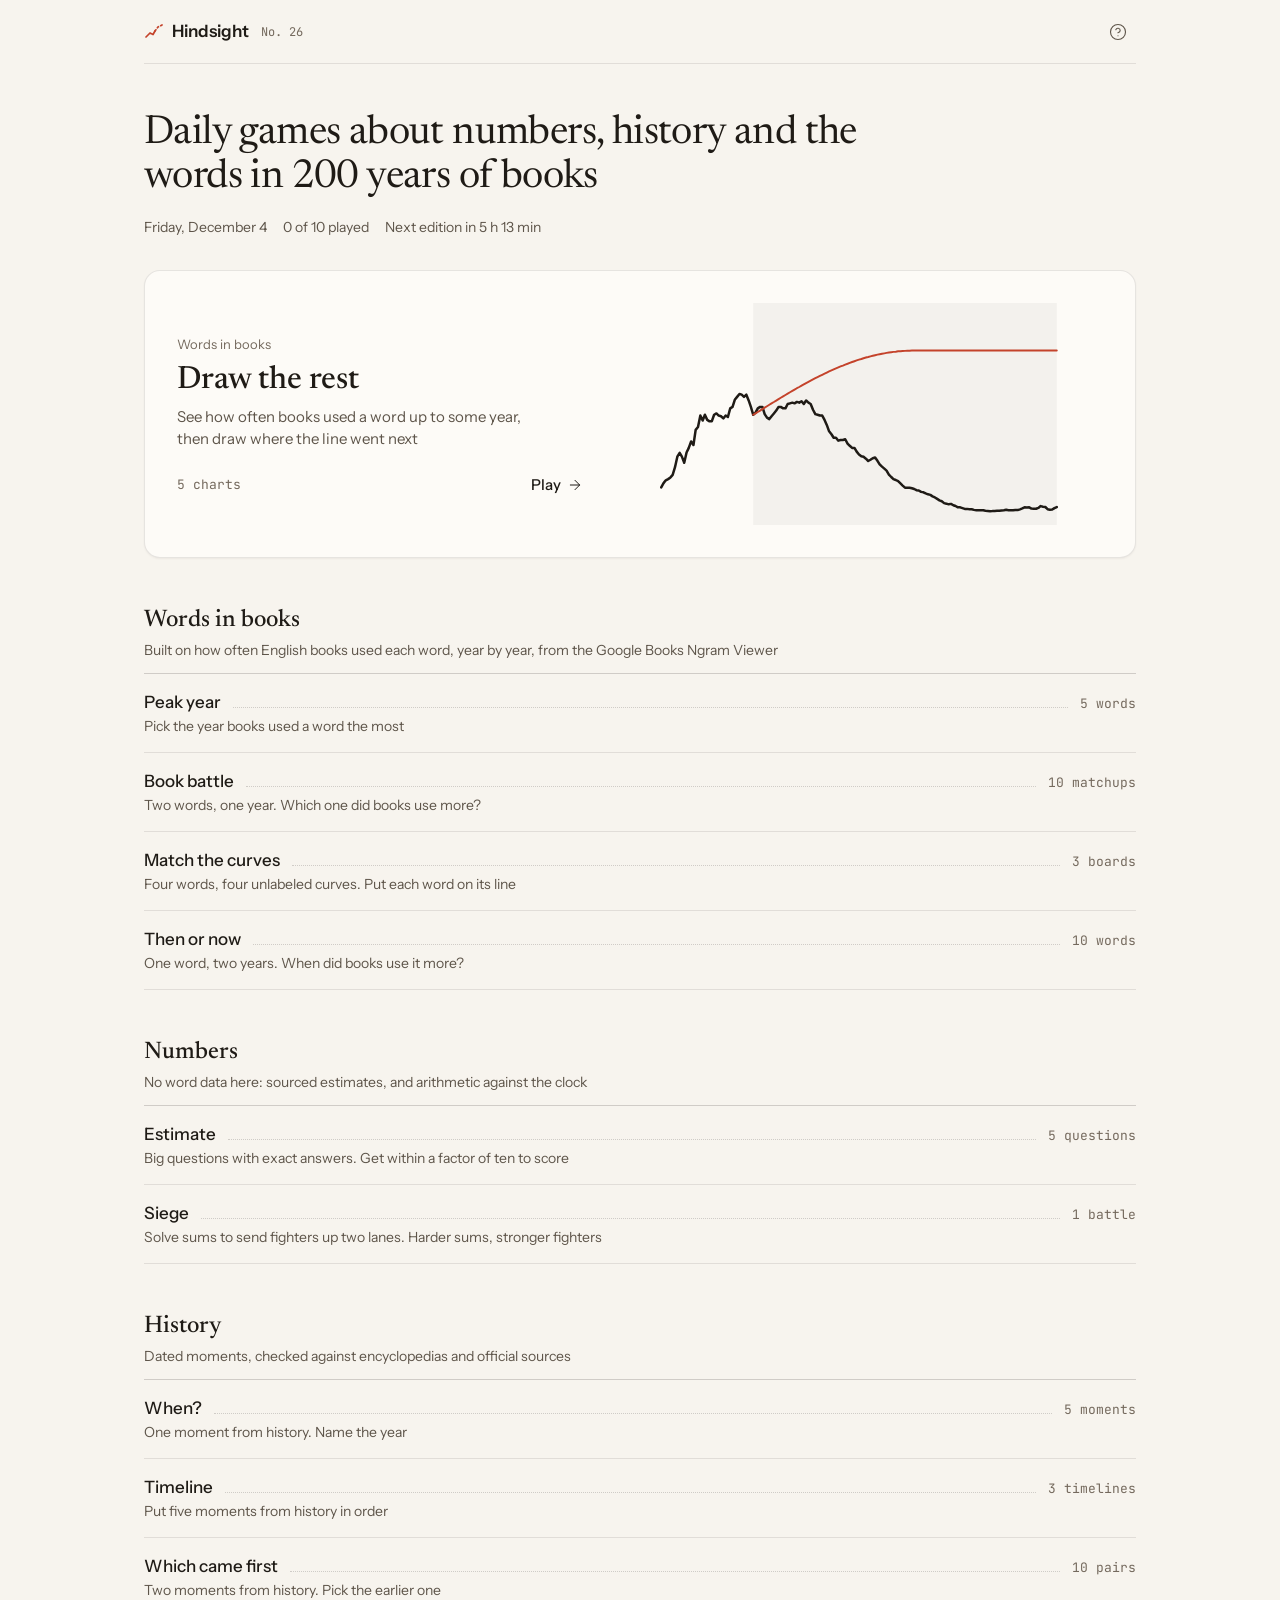
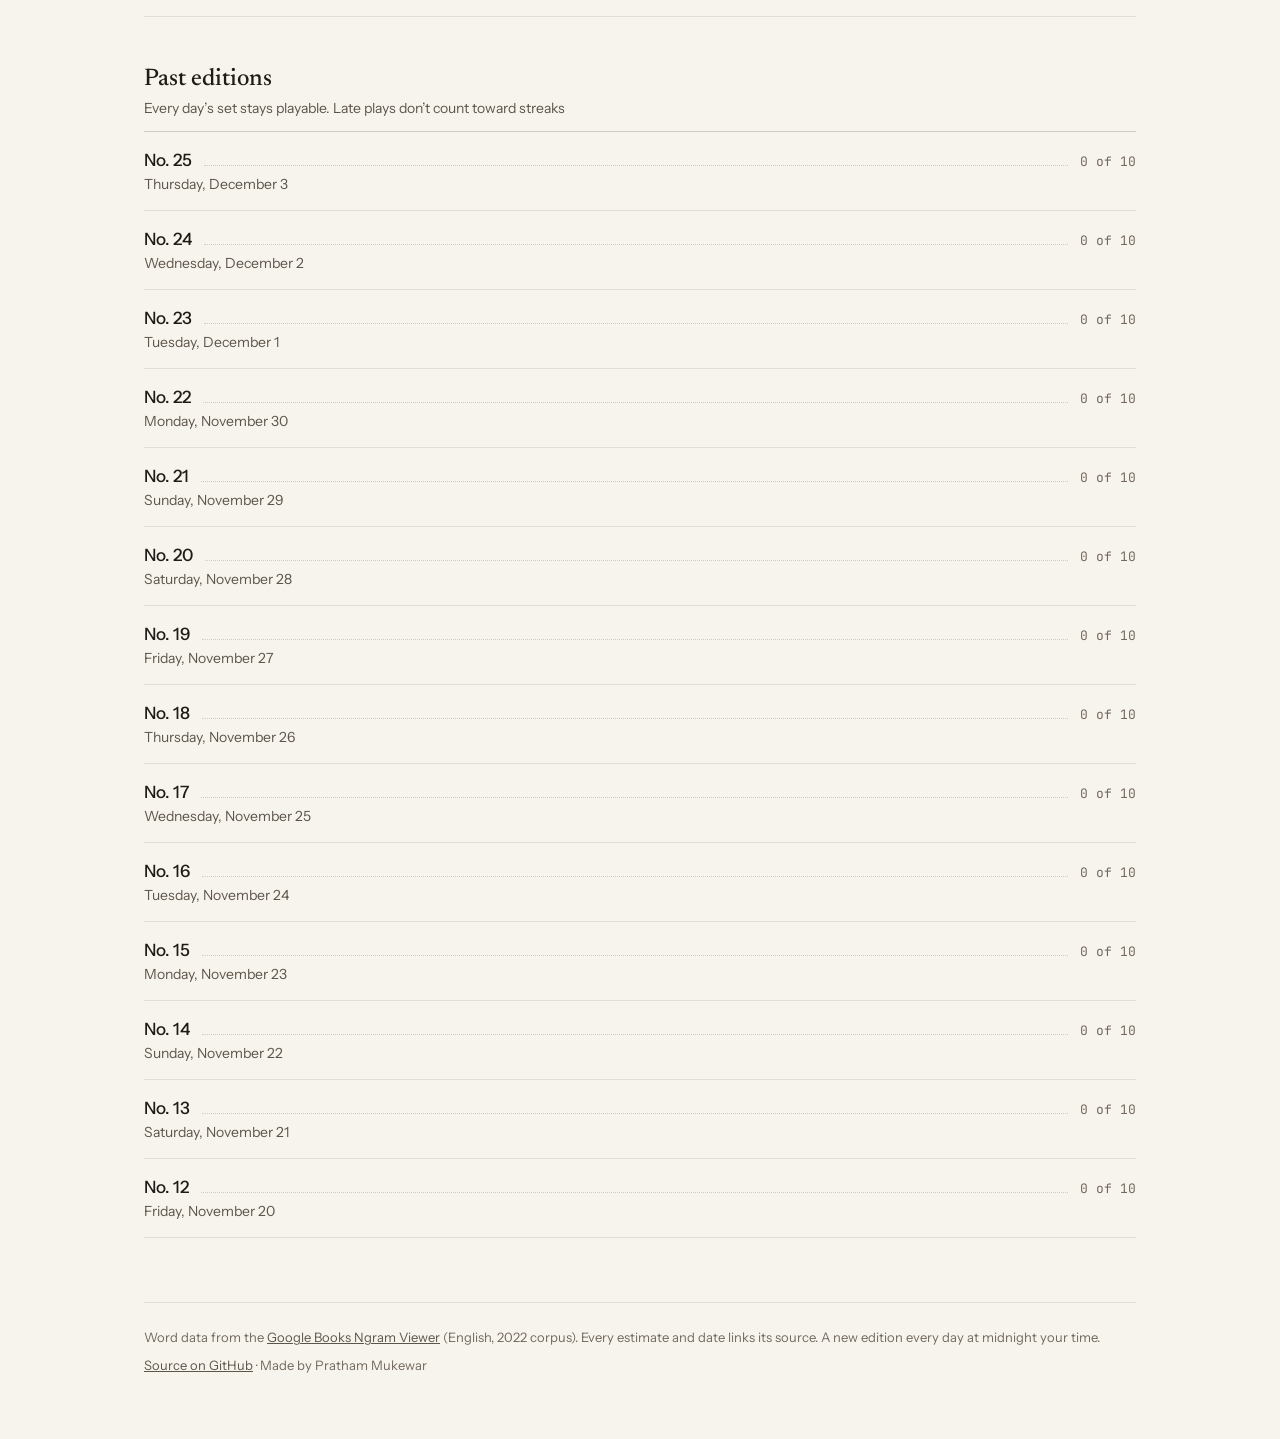
<file: index.html>
<!doctype html>
<html lang="en">
<head>
  <meta charset="utf-8">
  <meta name="viewport" content="width=device-width, initial-scale=1, viewport-fit=cover">
  <title>Hindsight: daily games about numbers, history and words</title>
  <meta name="description" content="Ten free daily games. Draw where a word went in 200 years of books, estimate big numbers, put history in order, win a math battle and more. Real data, every answer sourced.">
  <link rel="canonical" href="https://prathammukewar.github.io/hindsight/">

  <meta property="og:type" content="website">
  <meta property="og:site_name" content="Hindsight">
  <meta property="og:url" content="https://prathammukewar.github.io/hindsight/">
  <meta property="og:title" content="Hindsight: you see the start, draw the rest">
  <meta property="og:description" content="Ten daily games built on real data: 200 years of books, big numbers and history.">
  <meta property="og:image" content="https://prathammukewar.github.io/hindsight/og-image.png">
  <meta property="og:image:width" content="1200">
  <meta property="og:image:height" content="630">
  <meta property="og:image:alt" content="A chart of how often books used the word telegraph, with a red pencil guess drawn over the hidden part.">
  <meta name="twitter:card" content="summary_large_image">
  <meta name="twitter:title" content="Hindsight: you see the start, draw the rest">
  <meta name="twitter:description" content="Ten daily games built on real data: 200 years of books, big numbers and history.">
  <meta name="twitter:image" content="https://prathammukewar.github.io/hindsight/og-image.png">

  <meta name="theme-color" content="#f7f4ee" media="(prefers-color-scheme: light)">
  <meta name="theme-color" content="#161513" media="(prefers-color-scheme: dark)">
  <link rel="icon" href="favicon.svg" type="image/svg+xml">
  <link rel="apple-touch-icon" href="apple-touch-icon.png">

  <link rel="preconnect" href="https://fonts.googleapis.com">
  <link rel="preconnect" href="https://fonts.gstatic.com" crossorigin>
  <link rel="stylesheet" href="https://fonts.googleapis.com/css2?family=Instrument+Sans:wght@400;500;600&family=JetBrains+Mono:wght@400;500&family=Newsreader:opsz,wght@6..72,400;6..72,500&display=swap">
  <link rel="stylesheet" href="css/style.css?v=7d120e8cd4">
  <!-- importmap -->
  <script type="importmap">
{
  "imports": {
    "./js/app.js": "./js/app.js?v=b022a976d2",
    "./js/chart.js": "./js/chart.js?v=8a4e79ccf7",
    "./js/content/estimates.js": "./js/content/estimates.js?v=ed0d4f470e",
    "./js/content/events.js": "./js/content/events.js?v=7c88e44cfd",
    "./js/content/words.js": "./js/content/words.js?v=4669aec517",
    "./js/core.js": "./js/core.js?v=1e83c45fd5",
    "./js/data.js": "./js/data.js?v=1675ae784f",
    "./js/games/draw.js": "./js/games/draw.js?v=1cc9e77924",
    "./js/games/estimate.js": "./js/games/estimate.js?v=83fd9c9c01",
    "./js/games/history.js": "./js/games/history.js?v=c7b7fc6cce",
    "./js/games/index.js": "./js/games/index.js?v=5e9a49c51e",
    "./js/games/siege.js": "./js/games/siege.js?v=8df6ee1d17",
    "./js/games/wordgames.js": "./js/games/wordgames.js?v=9d4f9ee397",
    "./js/siege-core.js": "./js/siege-core.js?v=90348f3916",
    "./js/ui.js": "./js/ui.js?v=1909c97ce3",
    "./js/words.js": "./js/words.js?v=fd0fae7e9d"
  }
}
  </script>
  <!-- /importmap -->
  <link rel="modulepreload" href="js/app.js?v=b022a976d2">
</head>
<body>
  <div id="app">
    <main class="page">
      <noscript><p class="noscript">Hindsight is a set of games that needs JavaScript. Turn it on to play.</p></noscript>
    </main>
  </div>
  <script type="module" src="js/app.js?v=b022a976d2"></script>
</body>
</html>
</file>
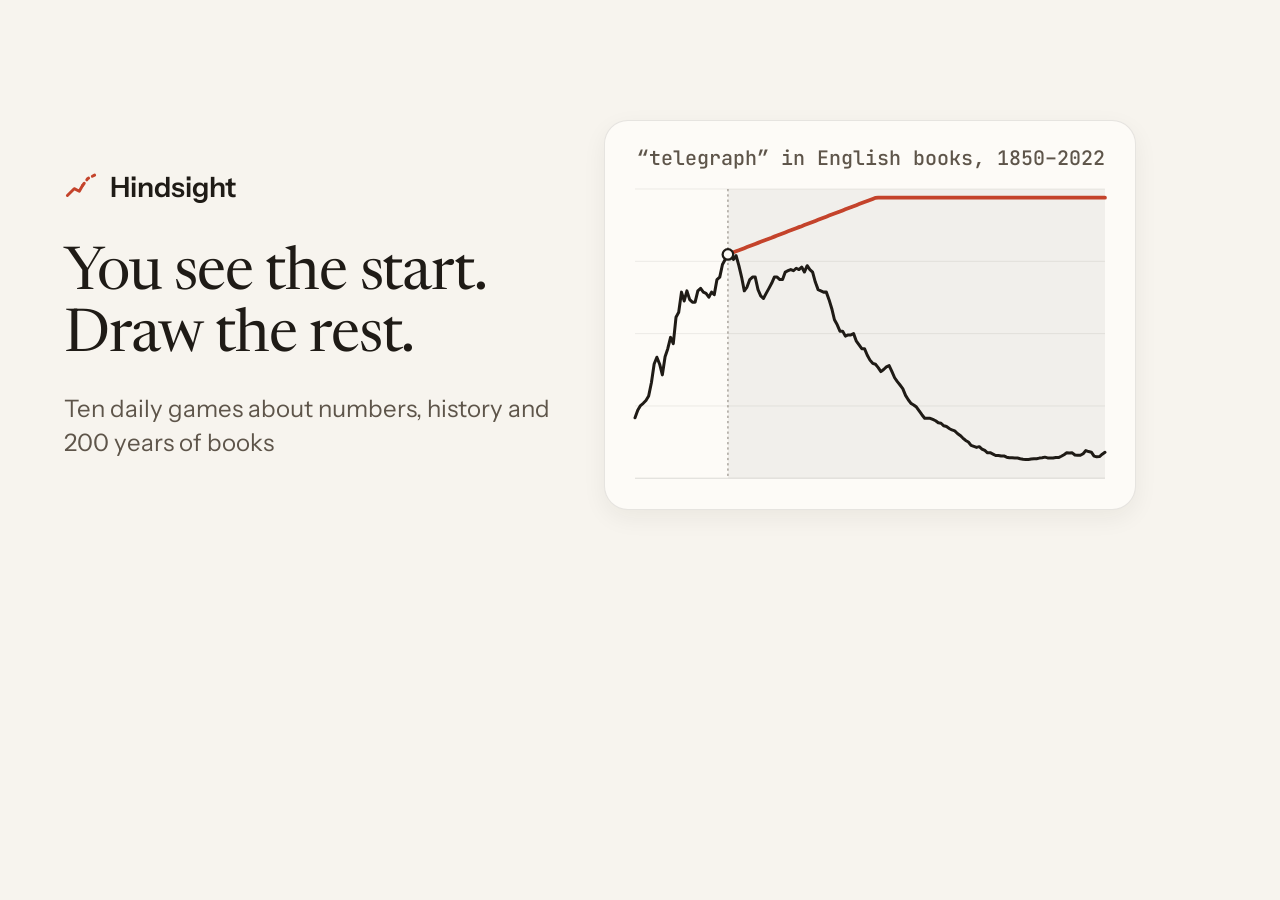
<file: tools/og/og.html>
<!doctype html><html><head><meta charset='utf-8'>
<link rel='stylesheet' href='https://fonts.googleapis.com/css2?family=Instrument+Sans:wght@400;500;600&family=JetBrains+Mono:wght@400;500&family=Newsreader:opsz,wght@6..72,400;6..72,500&display=swap'>
<style>html,body{margin:0}body{width:1200px;height:630px;background:#f7f4ee;color:#1f1b16;font-family:'Instrument Sans',sans-serif;display:grid;grid-template-columns:500px 1fr;align-items:center;gap:40px;padding:0 64px;box-sizing:border-box}
.brand{display:flex;align-items:center;gap:12px;font-weight:600;font-size:28px;margin-bottom:40px}
h1{font:400 60px/1.04 'Newsreader',serif;letter-spacing:-0.02em;margin:0}
p{font-size:24px;line-height:34px;color:#5e554a;margin:24px 0 0}
.chart{min-width:0;background:#fdfbf7;border:1px solid rgba(31,27,22,0.1);border-radius:24px;padding:24px;box-shadow:0 8px 24px rgba(31,27,22,0.06)}
.cap{font:500 20px 'JetBrains Mono',monospace;color:#5e554a;margin:0 0 12px 8px}</style></head><body>
<div><div class='brand'><svg width='34' height='34' viewBox='0 0 20 20' fill='none' stroke='#c4432b' stroke-width='1.75' stroke-linecap='round' stroke-linejoin='round'><path d='M2 15 L6 11 L9 12.5 L11 9'/><path d='M11 9 L14 5 L18 3' stroke-dasharray='1.5 2.5'/></svg>Hindsight</div>
<h1>You see the start. Draw the rest.</h1><p>Ten daily games about numbers, history and 200 years of books</p></div>
<div class='chart'><div class='cap'>“telegraph” in English books, 1850–2022</div><svg viewBox='0 0 640 400' xmlns='http://www.w3.org/2000/svg' style='width:100%;height:auto;display:block'>
<rect x='131.3488372093023' y='8' width='500.6511627906977' height='384' fill='rgba(31,27,22,0.05)'/><line x1='8' x2='632' y1='392' y2='392' stroke='rgba(31,27,22,0.2)'/><line x1='8' x2='632' y1='296' y2='296' stroke='rgba(31,27,22,0.1)'/><line x1='8' x2='632' y1='200' y2='200' stroke='rgba(31,27,22,0.1)'/><line x1='8' x2='632' y1='104' y2='104' stroke='rgba(31,27,22,0.1)'/><line x1='8' x2='632' y1='8' y2='8' stroke='rgba(31,27,22,0.1)'/>
<line x1='131.3488372093023' x2='131.3488372093023' y1='8' y2='392' stroke='#5e554a' stroke-dasharray='3 4'/>
<path d='M131.3 94.8L135.0 96.5L138.6 101.5L142.2 96.5L145.9 109.8L149.5 124.9L153.1 143.2L156.7 138.2L160.4 128.2L164.0 124.9L167.6 124.9L171.3 141.6L174.9 149.9L178.5 153.3L182.1 146.6L185.8 139.9L189.4 133.2L193.0 124.9L196.7 124.9L200.3 128.2L203.9 128.2L207.5 118.2L211.2 116.5L214.8 114.9L218.4 116.5L222.0 113.2L225.7 114.9L229.3 111.5L232.9 118.2L236.6 109.8L240.2 114.9L243.8 118.2L247.4 131.5L251.1 141.6L254.7 143.2L258.3 144.9L262.0 144.9L265.6 154.9L269.2 166.6L272.8 181.6L276.5 188.3L280.1 196.7L283.7 196.7L287.3 203.3L291.0 201.7L294.6 201.7L298.2 200.0L301.9 210.0L305.5 215.0L309.1 220.0L312.7 220.0L316.4 228.7L320.0 235.2L323.6 239.4L327.3 240.7L330.9 245.1L334.5 250.4L338.1 247.6L341.8 244.1L345.4 242.4L349.0 250.1L352.7 258.6L356.3 263.8L359.9 268.3L363.5 273.0L367.2 282.0L370.8 287.8L374.4 292.7L378.0 294.7L381.7 297.5L385.3 302.7L388.9 307.7L392.6 312.4L396.2 312.4L399.8 312.4L403.4 313.9L407.1 315.7L410.7 318.4L414.3 319.0L418.0 322.4L421.6 323.4L425.2 325.9L428.8 327.9L432.5 329.2L436.1 332.6L439.7 335.2L443.3 338.6L447.0 341.9L450.6 343.9L454.2 348.4L457.9 349.8L461.5 351.1L465.1 350.1L468.7 353.3L472.4 355.1L476.0 358.3L479.6 358.1L483.3 359.9L486.9 361.8L490.5 361.8L494.1 362.6L497.8 362.4L501.4 364.1L505.0 364.8L508.7 364.8L512.3 365.1L515.9 365.1L519.5 366.1L523.2 366.8L526.8 367.1L530.4 367.0L534.0 366.5L537.7 366.0L541.3 366.1L544.9 365.3L548.6 364.8L552.2 364.0L555.8 365.0L559.4 365.0L563.1 365.1L566.7 364.5L570.3 364.6L574.0 362.8L577.6 360.8L581.2 358.3L584.8 358.4L588.5 358.3L592.1 361.1L595.7 361.6L599.3 361.6L603.0 359.4L606.6 355.3L610.2 356.6L613.9 357.4L617.5 362.6L621.1 363.6L624.7 363.3L628.4 360.1L632.0 357.6' fill='none' stroke='#1f1b16' stroke-width='4' stroke-linecap='round' stroke-linejoin='round'/>
<path d='M131.3 94.8L135.0 93.4L138.6 92.0L142.2 90.6L145.9 89.3L149.5 87.9L153.1 86.5L156.7 85.1L160.4 83.7L164.0 82.3L167.6 80.9L171.3 79.5L174.9 78.1L178.5 76.7L182.1 75.3L185.8 73.9L189.4 72.6L193.0 71.2L196.7 69.8L200.3 68.4L203.9 67.0L207.5 65.6L211.2 64.2L214.8 62.8L218.4 61.4L222.0 60.0L225.7 58.6L229.3 57.3L232.9 55.9L236.6 54.5L240.2 53.1L243.8 51.7L247.4 50.3L251.1 48.9L254.7 47.5L258.3 46.1L262.0 44.7L265.6 43.3L269.2 41.9L272.8 40.6L276.5 39.2L280.1 37.8L283.7 36.4L287.3 35.0L291.0 33.6L294.6 32.2L298.2 30.8L301.9 29.4L305.5 28.0L309.1 26.6L312.7 25.3L316.4 23.9L320.0 22.5L323.6 21.1L327.3 19.7L330.9 19.5L334.5 19.5L338.1 19.5L341.8 19.5L345.4 19.5L349.0 19.5L352.7 19.5L356.3 19.5L359.9 19.5L363.5 19.5L367.2 19.5L370.8 19.5L374.4 19.5L378.0 19.5L381.7 19.5L385.3 19.5L388.9 19.5L392.6 19.5L396.2 19.5L399.8 19.5L403.4 19.5L407.1 19.5L410.7 19.5L414.3 19.5L418.0 19.5L421.6 19.5L425.2 19.5L428.8 19.5L432.5 19.5L436.1 19.5L439.7 19.5L443.3 19.5L447.0 19.5L450.6 19.5L454.2 19.5L457.9 19.5L461.5 19.5L465.1 19.5L468.7 19.5L472.4 19.5L476.0 19.5L479.6 19.5L483.3 19.5L486.9 19.5L490.5 19.5L494.1 19.5L497.8 19.5L501.4 19.5L505.0 19.5L508.7 19.5L512.3 19.5L515.9 19.5L519.5 19.5L523.2 19.5L526.8 19.5L530.4 19.5L534.0 19.5L537.7 19.5L541.3 19.5L544.9 19.5L548.6 19.5L552.2 19.5L555.8 19.5L559.4 19.5L563.1 19.5L566.7 19.5L570.3 19.5L574.0 19.5L577.6 19.5L581.2 19.5L584.8 19.5L588.5 19.5L592.1 19.5L595.7 19.5L599.3 19.5L603.0 19.5L606.6 19.5L610.2 19.5L613.9 19.5L617.5 19.5L621.1 19.5L624.7 19.5L628.4 19.5L632.0 19.5' fill='none' stroke='#c4432b' stroke-width='5' stroke-linecap='round'/>
<path d='M8.0 311.7L11.6 301.8L15.3 295.5L18.9 292.5L22.5 288.8L26.1 282.8L29.8 264.9L33.4 240.4L37.0 231.4L40.7 240.6L44.3 254.8L47.9 230.7L51.5 220.0L55.2 205.0L58.8 213.4L62.4 178.3L66.0 171.6L69.7 144.9L73.3 156.6L76.9 143.2L80.6 154.9L84.2 158.3L87.8 158.3L91.4 143.2L95.1 139.9L98.7 144.9L102.3 146.6L106.0 151.6L109.6 144.9L113.2 148.2L116.8 128.2L120.5 124.9L124.1 108.2L127.7 101.5L131.3 94.8' fill='none' stroke='#1f1b16' stroke-width='4' stroke-linecap='round' stroke-linejoin='round'/>
<circle cx='131.3488372093023' cy='94.8173913043478' r='7' fill='#fdfbf7' stroke='#1f1b16' stroke-width='3'/></svg></div></body></html>
</file>
<file: css/style.css>
/* Hindsight. Paper, ink and a red pencil. */

:root {
  --bg: #f7f4ee;
  --card: #fdfbf7;
  --raised: #efe9df;
  --text: #1f1b16;
  --text-2: #5e554a;
  --muted: #74695d;
  --line: rgba(31, 27, 22, 0.1);
  --line-strong: rgba(31, 27, 22, 0.18);
  --accent: #c4432b;        /* red pencil: your line, your marks */
  --accent-ink: #a8361f;    /* accent used as text */
  --accent-soft: rgba(196, 67, 43, 0.1);
  --second: #2f62a8;        /* a friend's line, a second series */
  --zone: rgba(31, 27, 22, 0.045);
  --good: #1f7a4a;
  --bad: #b8322a;
  --primary-bg: #1f1b16;
  --primary-fg: #fdfbf7;
  --shadow: 0 1px 2px rgba(31, 27, 22, 0.05);
  --shadow-float: 0 8px 24px rgba(31, 27, 22, 0.08);

  --sans: 'Instrument Sans', ui-sans-serif, system-ui, -apple-system, 'Segoe UI', sans-serif;
  --serif: 'Newsreader', ui-serif, Georgia, 'Times New Roman', serif;
  --mono: 'JetBrains Mono', ui-monospace, 'SF Mono', Menlo, monospace;

  --ease: cubic-bezier(0.22, 1, 0.36, 1);
  --fast: 150ms;
  --mid: 200ms;
  --slow: 400ms;

  color-scheme: light;
}

@media (prefers-color-scheme: dark) {
  :root:not([data-theme="light"]) {
    --bg: #161513;
    --card: #1c1a18;
    --raised: #262421;
    --text: #efe9de;
    --text-2: #aaa398;
    --muted: #918a80;
    --line: rgba(239, 233, 222, 0.08);
    --line-strong: rgba(239, 233, 222, 0.16);
    --accent: #ef7a5f;
    --accent-ink: #f08b72;
    --accent-soft: rgba(239, 122, 95, 0.12);
    --second: #7ea8e6;
    --zone: rgba(239, 233, 222, 0.035);
    --good: #4cc38a;
    --bad: #e5655d;
    --primary-bg: #efe9de;
    --primary-fg: #161513;
    --shadow: none;
    --shadow-float: 0 8px 24px rgba(0, 0, 0, 0.4);
    color-scheme: dark;
  }
}
:root[data-theme="dark"] {
  --bg: #161513; --card: #1c1a18; --raised: #262421; --text: #efe9de; --text-2: #aaa398; --muted: #918a80;
  --line: rgba(239, 233, 222, 0.08); --line-strong: rgba(239, 233, 222, 0.16);
  --accent: #ef7a5f; --accent-ink: #f08b72; --accent-soft: rgba(239, 122, 95, 0.12); --second: #7ea8e6;
  --zone: rgba(239, 233, 222, 0.035); --good: #4cc38a; --bad: #e5655d; --primary-bg: #efe9de; --primary-fg: #161513;
  --shadow: none; --shadow-float: 0 8px 24px rgba(0, 0, 0, 0.4); color-scheme: dark;
}

*, *::before, *::after { box-sizing: border-box; }
html { -webkit-text-size-adjust: 100%; }
body {
  margin: 0;
  background: var(--bg);
  color: var(--text);
  font: 400 15px/22px var(--sans);
  -webkit-font-smoothing: antialiased;
  text-rendering: optimizeLegibility;
}
a { color: inherit; }
button, input, select, textarea { font: inherit; color: inherit; }
h1, h2, h3, p { margin: 0; }
[hidden] { display: none !important; }
.sr { position: absolute; width: 1px; height: 1px; padding: 0; margin: -1px; overflow: hidden; clip: rect(0 0 0 0); white-space: nowrap; border: 0; }
.muted { color: var(--muted); }
.icon { display: inline-flex; flex: none; }
.icon svg { display: block; }

:focus-visible { outline: 2px solid var(--accent); outline-offset: 2px; border-radius: 6px; }

.page {
  width: 100%;
  max-width: 880px;
  margin: 0 auto;
  padding: 0 24px 64px;
}
.page.hub { max-width: 1040px; }
@media (max-width: 600px) { .page { padding: 0 16px 48px; } }

.noscript { padding: 48px 0; color: var(--text-2); }

/* ---------- header ---------- */

.site-head {
  display: flex;
  align-items: center;
  gap: 12px;
  height: 64px;
  border-bottom: 1px solid var(--line);
}
.wordmark {
  display: inline-flex;
  align-items: center;
  gap: 8px;
  text-decoration: none;
  font-weight: 600;
  font-size: 17px;
  line-height: 1;
}
.mark { color: var(--accent); display: inline-flex; }
.head-meta {
  font: 400 12px/16px var(--mono);
  color: var(--muted);
  font-variant-numeric: tabular-nums;
}
.site-head .icon-btn { margin-left: auto; }

.icon-btn {
  display: inline-flex;
  align-items: center;
  justify-content: center;
  width: 36px;
  height: 36px;
  border: 0;
  border-radius: 8px;
  background: transparent;
  color: var(--text-2);
  cursor: pointer;
  transition: background-color var(--fast) var(--ease), color var(--fast) var(--ease);
}
.icon-btn:hover { background: var(--raised); color: var(--text); }
.icon-btn.small { width: 32px; height: 32px; }
.icon-btn:disabled { opacity: 0.35; cursor: default; background: transparent; }

/* ---------- buttons ---------- */

.btn {
  display: inline-flex;
  align-items: center;
  justify-content: center;
  gap: 8px;
  height: 44px;
  padding: 0 20px;
  border-radius: 10px;
  border: 1px solid transparent;
  font-weight: 500;
  font-size: 15px;
  cursor: pointer;
  white-space: nowrap;
  transition: background-color var(--fast) var(--ease), color var(--fast) var(--ease), border-color var(--fast) var(--ease), transform var(--fast) var(--ease), opacity var(--fast) var(--ease);
}
.btn:active:not(:disabled) { transform: scale(0.98); }
.btn.primary { background: var(--primary-bg); color: var(--primary-fg); }
.btn.primary:hover:not(:disabled) { background: color-mix(in srgb, var(--primary-bg) 86%, var(--bg)); }
.btn.secondary { background: var(--card); border-color: var(--line-strong); color: var(--text); }
.btn.secondary:hover:not(:disabled) { background: var(--raised); }
.btn:disabled { opacity: 0.4; cursor: default; }
.btn.square { width: 44px; padding: 0; }

/* ---------- hub ---------- */

.hub-intro { padding: 48px 0 32px; max-width: 720px; }
.hub-intro h1 {
  font: 400 40px/1.1 var(--serif);
  letter-spacing: -0.015em;
}
.hub-meta {
  display: flex;
  flex-wrap: wrap;
  gap: 4px 16px;
  margin-top: 16px;
  color: var(--text-2);
  font-size: 14px;
}
@media (max-width: 600px) {
  .hub-intro { padding: 32px 0 24px; }
  .hub-intro h1 { font-size: 30px; }
}

.featured {
  display: grid;
  grid-template-columns: 1fr 1.2fr;
  align-items: center;
  gap: 32px;
  padding: 32px;
  background: var(--card);
  border: 1px solid var(--line);
  border-radius: 16px;
  box-shadow: var(--shadow);
  text-decoration: none;
  transition: border-color var(--fast) var(--ease);
}
.featured:hover { border-color: var(--line-strong); }
.eyebrow { font-size: 13px; color: var(--muted); margin-bottom: 8px; }
.featured h2 { font: 500 32px/1.1 var(--serif); }
.featured-copy > p:not(.eyebrow) { margin-top: 8px; color: var(--text-2); max-width: 36ch; }
.featured-foot { display: flex; align-items: center; justify-content: space-between; gap: 16px; margin-top: 24px; }
.go { display: inline-flex; align-items: center; gap: 6px; font-weight: 500; }
.featured-visual { display: flex; justify-content: center; }
.featured-visual .spark { width: 100%; height: auto; max-width: 400px; }
.featured-visual .spark .line-actual { stroke-width: 2.25; }
.featured-visual .spark .line-you { stroke-width: 2.75; }
@media (max-width: 720px) {
  .featured { grid-template-columns: 1fr; padding: 24px; gap: 24px; }
  .featured-visual { order: -1; }
}

/* The hub reads like a contents page: title, dotted leader, status */
.toc { margin-top: 48px; }
.toc-head { display: grid; gap: 4px; padding-bottom: 12px; border-bottom: 1px solid var(--line-strong); }
.toc-head h2 { font: 500 24px/1.2 var(--serif); }
.toc-head p { font-size: 14px; color: var(--text-2); }
.toc-list { list-style: none; margin: 0; padding: 0; }
.toc-list > li { border-bottom: 1px solid var(--line); padding: 4px 0; }
.toc-row {
  display: grid;
  grid-template-columns: auto 1fr auto;
  grid-template-areas: "title leader status" "blurb blurb blurb";
  align-items: baseline;
  column-gap: 12px;
  row-gap: 2px;
  padding: 12px;
  margin: 0 -12px;
  border-radius: 10px;
  text-decoration: none;
  transition: background-color var(--fast) var(--ease);
}
.toc-row:hover { background: var(--card); }
.toc-row.current { background: var(--raised); }
.toc-title { grid-area: title; font: 500 17px/24px var(--sans); }
.toc-leader { grid-area: leader; align-self: end; margin-bottom: 6px; border-bottom: 1.5px dotted var(--line-strong); min-width: 16px; }
.toc-row .status { grid-area: status; }
.toc-blurb { grid-area: blurb; color: var(--text-2); font-size: 14px; line-height: 20px; max-width: 60ch; }

.status {
  display: inline-flex;
  align-items: center;
  gap: 6px;
  font: 400 13px/16px var(--mono);
  color: var(--muted);
  font-variant-numeric: tabular-nums;
  white-space: nowrap;
}
.status.done { color: var(--good); }
.status.partial { color: var(--accent-ink); }

.today-card {
  margin-top: 24px;
  padding: 20px 24px;
  background: var(--card);
  border: 1px solid var(--line);
  border-radius: 14px;
  box-shadow: var(--shadow);
}
.today-head { display: flex; align-items: center; justify-content: space-between; gap: 16px; }
.today-head h2 { font: 500 20px/1.2 var(--serif); }
.today-head .btn { height: 36px; padding: 0 14px; font-size: 14px; }
.today-lines { list-style: none; margin: 12px 0 0; padding: 0; display: grid; gap: 4px; }
.today-lines li { display: grid; grid-template-columns: auto 1fr auto auto; align-items: baseline; gap: 12px; font-size: 14px; line-height: 24px; }
.today-lines .toc-leader { grid-area: auto; margin-bottom: 7px; }
.today-percent { min-width: 4ch; text-align: right; }
.today-total { margin-bottom: 8px; padding-bottom: 8px; border-bottom: 1px solid var(--line); font-weight: 600; }
.today-total > span:first-child { font-size: 28px; }
.today-total .mono { font-size: 30px; font-weight: 600; }
.today-total-separator { margin-right: 10px; color: var(--muted); font-weight: 400; }
.mono { font-family: var(--mono); font-variant-numeric: tabular-nums; font-size: 13px; }

.site-foot {
  margin-top: 64px;
  padding-top: 24px;
  border-top: 1px solid var(--line);
  color: var(--muted);
  font-size: 13px;
  line-height: 20px;
  display: grid;
  gap: 8px;
}
.site-foot a { color: var(--text-2); }

/* ---------- game page ---------- */

.game-head {
  display: grid;
  grid-template-columns: auto 1fr auto;
  align-items: center;
  gap: 16px;
  padding: 24px 0 24px;
}
.game-head h1 { font: 500 20px/28px var(--sans); }
.back {
  display: inline-flex;
  align-items: center;
  gap: 6px;
  height: 32px;
  padding: 0 10px 0 6px;
  margin-left: -6px;
  border-radius: 8px;
  color: var(--text-2);
  text-decoration: none;
  font-size: 14px;
  transition: background-color var(--fast) var(--ease), color var(--fast) var(--ease);
}
.back:hover { background: var(--raised); color: var(--text); }
@media (max-width: 600px) {
  .game-head { grid-template-columns: 1fr auto; gap: 8px 16px; padding: 16px 0 20px; }
  .game-head .back { grid-column: 1 / -1; justify-self: start; }
  .game-head h1 { font-size: 18px; }
}

.pills { display: flex; gap: 4px; list-style: none; margin: 0; padding: 0; }
.pills li {
  width: 20px;
  height: 6px;
  border-radius: 3px;
  background: var(--raised);
  box-shadow: inset 0 0 0 1px var(--line);
  transition: background-color var(--mid) var(--ease);
}
.pills li.done { background: var(--text); box-shadow: none; }
.pills li.active { background: var(--accent); box-shadow: none; }
.pills:has(li:nth-child(8)) li { width: 12px; }

.rival-banner {
  margin: -8px 0 20px;
  padding: 12px 16px;
  border-radius: 10px;
  background: var(--raised);
  color: var(--text-2);
  font-size: 14px;
}
.rival-name { color: var(--second); font-weight: 500; }

.round { display: grid; gap: 0; }

.chart-title, .question {
  font: 400 30px/1.15 var(--serif);
  letter-spacing: -0.01em;
  text-wrap: balance;
}
.question { font-size: 32px; max-width: 24ch; }
.phrase { font-weight: 500; }
.chart-sub { margin-top: 8px; color: var(--text-2); font-size: 14px; }
.setup { margin-top: 8px; font-size: 14px; color: var(--text-2); }
@media (max-width: 600px) {
  .chart-title { font-size: 24px; }
  .question { font-size: 26px; }
}

.chart-box { margin-top: 24px; width: 100%; min-height: 0; }
.chart-box:empty { margin-top: 0; }
.draw-box {
  background: var(--card);
  border: 1px solid var(--line);
  border-radius: 14px;
  padding: 8px 4px 0;
  box-shadow: var(--shadow);
}
.chart { display: block; width: 100%; height: auto; overflow: visible; }
.draw-box .chart { touch-action: none; cursor: crosshair; user-select: none; -webkit-user-select: none; }
.draw-box .chart:focus-visible { outline: none; }
.draw-box:has(.chart:focus-visible) { outline: 2px solid var(--accent); outline-offset: 2px; }

.chart .grid { stroke: var(--line); stroke-width: 1; }
.chart .baseline, .log-scale .baseline { stroke: var(--line-strong); stroke-width: 1; }
.chart .tick, .log-scale .tick {
  fill: var(--muted);
  font: 400 11px var(--mono);
  font-variant-numeric: tabular-nums;
}
.hidden-zone { fill: var(--zone); }
.cutoff { stroke: var(--text-2); stroke-width: 1; stroke-dasharray: 3 4; }

.line-actual, .line-you, .line-rival, .line-second {
  fill: none;
  stroke-linecap: round;
  stroke-linejoin: round;
}
.line-actual { stroke: var(--text); stroke-width: 2.5; }
.line-you { stroke: var(--accent); stroke-width: 3; }
.line-rival { stroke: var(--second); stroke-width: 2; stroke-dasharray: 6 5; }
.line-second { stroke: var(--second); stroke-width: 2.5; }
.spark .thin { stroke-width: 1.75; }
.spark .line-you.thin { stroke-width: 1.75; }
.spark .hidden-zone { fill: var(--zone); }
.spark .mark-line { stroke: var(--accent); stroke-width: 1.5; }

.anchor { fill: var(--card); stroke: var(--text); stroke-width: 2; }
.draw-hint-inner {
  display: flex;
  flex-direction: column;
  align-items: center;
  gap: 4px;
  color: var(--accent-ink);
  font-size: 13px;
  font-weight: 500;
  pointer-events: none;
}

.tag-rule { stroke: var(--line-strong); stroke-width: 1; }
.tag-dot { fill: var(--text); }
.tag-box { fill: var(--card); stroke: var(--line-strong); stroke-width: 1; }
.tag-text { fill: var(--text-2); font: 400 12px var(--mono); font-variant-numeric: tabular-nums; }
.tag-text.strong { fill: var(--text); font-weight: 500; }

.mark-line { stroke: var(--muted); stroke-width: 1; stroke-dasharray: 3 3; }
.mark-line.actual { stroke: var(--text); stroke-dasharray: none; }
.mark-line.you { stroke: var(--accent); stroke-dasharray: none; stroke-width: 1.5; }
.mark-label { font: 500 12px var(--mono); fill: var(--text-2); }
.mark-label.actual { fill: var(--text); }
.mark-label.you { fill: var(--accent-ink); }
.dot { stroke: var(--card); stroke-width: 2; }
.dot.actual { fill: var(--text); }
.dot.you { fill: var(--accent); }

.legend {
  display: flex;
  flex-wrap: wrap;
  align-items: center;
  gap: 8px 20px;
  margin-top: 12px;
  font-size: 13px;
  color: var(--text-2);
}
.key { display: inline-flex; align-items: center; gap: 8px; }
.key i { display: inline-block; width: 16px; height: 3px; border-radius: 2px; background: var(--text); }
.key.you i { background: var(--accent); }
.key.rival i { background: repeating-linear-gradient(90deg, var(--second) 0 5px, transparent 5px 8px); }
.key.second i { background: var(--second); }
.key-hint { margin-left: auto; color: var(--muted); }
@media (hover: none) { .key-hint { display: none; } }

.controls {
  display: flex;
  align-items: center;
  justify-content: space-between;
  gap: 12px 16px;
  margin-top: 16px;
}
.control-btns { display: flex; gap: 8px; }
.hint { color: var(--text-2); font-size: 14px; }
@media (max-width: 600px) {
  .controls { flex-direction: column; align-items: stretch; }
  .controls .btn { width: 100%; }
  .control-btns .btn { flex: 1; }
}

/* ---------- result ---------- */

.result:empty { display: none; }
.result { margin-top: 24px; }
.result-card {
  display: grid;
  grid-template-columns: 160px 1fr;
  grid-template-areas: "score body" "actions actions";
  gap: 20px 24px;
  padding: 24px;
  background: var(--card);
  border: 1px solid var(--line);
  border-radius: 14px;
  box-shadow: var(--shadow);
  animation: rise var(--slow) var(--ease) both;
}
@media (max-width: 600px) { .result-card { grid-template-columns: 1fr; grid-template-areas: "score" "body" "actions"; padding: 20px; gap: 16px; } }
.result-score { grid-area: score; display: grid; align-content: start; gap: 4px; }
.score-num {
  font: 500 48px/1 var(--mono);
  font-variant-numeric: tabular-nums;
  color: var(--accent-ink);
  letter-spacing: -0.02em;
}
.score-of { font: 400 14px var(--mono); color: var(--muted); margin-left: 4px; }
.score-word { font: 500 32px/1 var(--serif); }
.right .score-word { color: var(--good); }
.wrong .score-word { color: var(--bad); }
.verdict { color: var(--text); font-weight: 500; font-size: 15px; }
.result-body { grid-area: body; display: grid; gap: 12px; align-content: start; }
.detail { color: var(--text-2); }
.note { font: 400 17px/26px var(--serif); color: var(--text); }
.rival-line { font-size: 14px; color: var(--text-2); }
.source {
  display: inline-flex;
  align-items: center;
  gap: 6px;
  justify-self: start;
  color: var(--text-2);
  font-size: 13px;
  text-decoration: underline;
  text-decoration-color: var(--line-strong);
  text-underline-offset: 3px;
}
.source:hover { color: var(--text); }
.result-actions { grid-area: actions; display: flex; justify-content: flex-end; }
@media (max-width: 600px) { .result-actions .btn { width: 100%; } }

@keyframes rise { from { opacity: 0; transform: translateY(8px); } to { opacity: 1; transform: none; } }

/* ---------- choices (battle, trend, first) ---------- */

.choices { display: grid; gap: 12px; margin-top: 24px; }
.choices.two { grid-template-columns: 1fr 1fr; }
@media (max-width: 600px) { .choices.two { grid-template-columns: 1fr; } }
.choice {
  display: grid;
  align-content: center;
  justify-items: center;
  gap: 8px;
  min-height: 112px;
  padding: 20px;
  border-radius: 14px;
  border: 1px solid var(--line-strong);
  background: var(--card);
  cursor: pointer;
  text-align: center;
  box-shadow: var(--shadow);
  transition: background-color var(--fast) var(--ease), border-color var(--fast) var(--ease), transform var(--fast) var(--ease), opacity var(--mid) var(--ease);
}
.choice:hover:not(:disabled) { border-color: var(--text-2); }
.choice:active:not(:disabled) { transform: scale(0.98); }
.choice:disabled { cursor: default; }
.choice-text { font: 400 24px/1.2 var(--serif); text-wrap: balance; }
.choices.events .choice-text { font-size: 19px; line-height: 1.3; }
.choice-text.year { font: 500 32px/1 var(--mono); font-variant-numeric: tabular-nums; }
.choice-value { font: 400 13px var(--mono); color: var(--text-2); font-variant-numeric: tabular-nums; }
.choice-value.year { font-size: 20px; font-weight: 500; color: var(--text); }
.choice.is-winner { border-color: var(--text); box-shadow: inset 0 0 0 1px var(--text); }
.choice.is-loser { opacity: 0.6; }
.choice.is-picked.is-winner { border-color: var(--good); box-shadow: inset 0 0 0 1px var(--good); }
.choice.is-picked.is-loser { opacity: 1; border-color: var(--bad); box-shadow: inset 0 0 0 1px var(--bad); }

/* ---------- peak year ---------- */

.year-picker {
  margin-top: 24px;
  padding: 24px;
  background: var(--card);
  border: 1px solid var(--line);
  border-radius: 14px;
  box-shadow: var(--shadow);
}
.year-row { display: flex; align-items: center; justify-content: center; gap: 24px; }
.big-year { font: 500 56px/1 var(--mono); font-variant-numeric: tabular-nums; min-width: 4ch; text-align: center; }
.range { width: 100%; margin: 24px 0 8px; accent-color: var(--accent); height: 28px; }
.range-ends { display: flex; justify-content: space-between; font: 400 12px var(--mono); color: var(--muted); }
.year-picker .controls { margin-top: 20px; }

/* ---------- estimate ---------- */

.guess-form { margin-top: 24px; }
.guess-field {
  display: flex;
  align-items: center;
  gap: 12px;
  height: 64px;
  padding: 0 20px;
  background: var(--card);
  border: 1px solid var(--line-strong);
  border-radius: 12px;
  box-shadow: var(--shadow);
  transition: border-color var(--fast) var(--ease);
}
.guess-field:focus-within { border-color: var(--text-2); }
.guess-input {
  flex: 1;
  min-width: 0;
  height: 100%;
  border: 0;
  background: transparent;
  font: 500 26px var(--mono);
  font-variant-numeric: tabular-nums;
  outline: none;
}
.guess-input::placeholder { color: var(--muted); font-weight: 400; }
.guess-unit { color: var(--text-2); font-size: 14px; text-align: right; max-width: 45%; }
.guess-read { min-height: 20px; margin-top: 8px; font: 400 13px var(--mono); color: var(--text-2); }
.guess-read.bad { color: var(--accent-ink); }
.guess-form .controls { margin-top: 8px; }

.pad { margin-top: 20px; border: 1px solid var(--line); border-radius: 12px; background: var(--card); }
.pad summary {
  display: flex;
  align-items: center;
  gap: 8px;
  height: 44px;
  padding: 0 16px;
  cursor: pointer;
  color: var(--text-2);
  font-size: 14px;
  list-style: none;
}
.pad summary::-webkit-details-marker { display: none; }
.pad[open] summary { border-bottom: 1px solid var(--line); }
.pad-body { display: grid; gap: 12px; padding: 16px; }
.notes, .calc-input, .text-input, .select {
  width: 100%;
  border: 1px solid var(--line-strong);
  border-radius: 8px;
  background: var(--bg);
  padding: 8px 12px;
  font-size: 14px;
  line-height: 20px;
}
.notes { resize: vertical; min-height: 88px; font-family: var(--sans); }
.calc { display: grid; grid-template-columns: 1fr auto auto; gap: 8px 12px; align-items: center; }
.calc-input { height: 40px; font-family: var(--mono); }
.calc-out { font: 500 14px var(--mono); font-variant-numeric: tabular-nums; min-width: 6ch; }
.calc .btn { height: 40px; }
@media (max-width: 600px) { .calc { grid-template-columns: 1fr auto; } .calc .btn { grid-column: 1 / -1; } }

.compare { display: grid; grid-template-columns: 1fr 1fr; gap: 12px; margin-top: 24px; }
.cmp {
  display: grid;
  gap: 4px;
  padding: 20px;
  border-radius: 12px;
  background: var(--card);
  border: 1px solid var(--line);
}
.cmp.actual { border-color: var(--text); }
.cmp-label { font-size: 13px; color: var(--text-2); }
.cmp-num { font: 500 28px/1.15 var(--mono); font-variant-numeric: tabular-nums; overflow-wrap: anywhere; }
.cmp.you .cmp-num { color: var(--accent-ink); }
.cmp-unit { font-size: 13px; color: var(--muted); }
@media (max-width: 600px) { .cmp-num { font-size: 22px; } }
.log-scale { display: block; margin-top: 12px; }
.log-scale .grid { stroke: var(--line-strong); }
.log-scale .gap { stroke: var(--accent); stroke-width: 2; opacity: 0.4; }

/* ---------- match ---------- */

.options-line { margin-top: 12px; font: 400 18px/1.4 var(--serif); color: var(--text-2); }
.options-line .phrase { color: var(--text); }
.curve-grid { display: grid; grid-template-columns: 1fr 1fr; gap: 12px; margin-top: 20px; }
@media (max-width: 600px) { .curve-grid { grid-template-columns: 1fr; } }
.curve-card {
  display: grid;
  gap: 12px;
  padding: 16px;
  background: var(--card);
  border: 1px solid var(--line);
  border-radius: 12px;
  box-shadow: var(--shadow);
}
.curve-card.is-right { border-color: var(--good); }
.curve-card.is-wrong { border-color: var(--bad); }
.curve-head { display: flex; align-items: center; gap: 12px; }
.curve-letter { font: 500 14px var(--mono); color: var(--muted); width: 16px; }
.select { height: 40px; padding: 0 12px; cursor: pointer; }
.curve-vis .spark { width: 100%; height: auto; }
.curve-vis .spark .line-actual { stroke-width: 2; }
.curve-axis { display: flex; justify-content: space-between; font: 400 11px var(--mono); color: var(--muted); margin-top: 4px; }
.curve-answer { display: flex; align-items: center; gap: 6px; font-size: 14px; }
.is-right .curve-answer { color: var(--good); }
.is-wrong .curve-answer { color: var(--bad); }

/* ---------- timeline ---------- */

.order-list { list-style: none; margin: 24px 0 0; padding: 0; display: grid; gap: 8px; }
.order-item {
  display: grid;
  grid-template-columns: auto 24px 1fr auto;
  align-items: center;
  gap: 12px;
  min-height: 56px;
  padding: 8px 8px 8px 12px;
  background: var(--card);
  border: 1px solid var(--line-strong);
  border-radius: 12px;
  box-shadow: var(--shadow);
  transition: transform var(--mid) var(--ease), border-color var(--fast) var(--ease);
}
.order-item.dragging { transition: none; z-index: 2; position: relative; box-shadow: var(--shadow-float); border-color: var(--text-2); }
.grip { color: var(--muted); cursor: grab; touch-action: none; display: inline-flex; padding: 8px 4px; margin: -8px 0; }
.dragging .grip { cursor: grabbing; }
.order-pos { font: 400 13px var(--mono); color: var(--muted); }
.order-text { font-size: 15px; line-height: 21px; }
.order-btns { display: flex; gap: 2px; }
.revealed .order-item { grid-template-columns: 56px 1fr auto; padding: 8px 16px; }
.order-year { font: 500 15px var(--mono); font-variant-numeric: tabular-nums; }
.order-was { font-size: 13px; }
.order-item.is-right .order-was { color: var(--good); }
.order-item.is-wrong .order-was { color: var(--bad); }
@media (max-width: 600px) {
  .order-item { grid-template-columns: auto 1fr auto; }
  .order-pos { display: none; }
  .revealed .order-item { grid-template-columns: 48px 1fr; }
  .revealed .order-was { grid-column: 2; }
}

/* ---------- summary ---------- */

.total-block { padding: 8px 0 24px; border-bottom: 1px solid var(--line); }
.total { display: flex; align-items: baseline; gap: 8px; }
.total-num { font: 500 64px/1 var(--mono); font-variant-numeric: tabular-nums; letter-spacing: -0.02em; color: var(--accent-ink); }
.total-of { font: 400 18px var(--mono); color: var(--muted); }
.versus { margin-top: 12px; font: 400 18px/1.4 var(--serif); }
.stats { display: flex; flex-wrap: wrap; gap: 4px 20px; margin-top: 16px; font: 400 13px var(--mono); color: var(--text-2); font-variant-numeric: tabular-nums; }

.sum-list { list-style: none; margin: 0; padding: 0; }
.sum-row {
  display: grid;
  grid-template-columns: 96px 1fr auto auto;
  align-items: center;
  gap: 16px;
  padding: 16px 0;
  border-bottom: 1px solid var(--line);
}
.sum-headrow { padding: 12px 0 0; border-bottom: 0; font-size: 12px; color: var(--muted); }
.sum-visual { display: flex; align-items: center; min-height: 40px; }
.sum-copy { display: grid; gap: 2px; min-width: 0; }
.sum-label { font-size: 15px; line-height: 21px; overflow-wrap: anywhere; }
.sum-detail { font-size: 13px; color: var(--text-2); }
.sum-score, .sum-rival { font: 500 15px var(--mono); font-variant-numeric: tabular-nums; text-align: right; min-width: 5ch; }
.sum-rival { color: var(--second); font-weight: 400; }
.sum-headrow .sum-rival, .sum-headrow .sum-score { font: 400 12px var(--sans); color: var(--muted); }
.sum-visual:empty { display: none; }
.sum-row:has(.sum-visual:empty) { grid-template-columns: 1fr auto auto; }
@media (max-width: 600px) { .sum-row { grid-template-columns: 1fr auto auto; } .sum-visual { display: none; } }

.share-block { padding: 24px 0; border-bottom: 1px solid var(--line); }
.share-actions { display: flex; flex-wrap: wrap; gap: 12px; align-items: center; }
.challenge { display: flex; gap: 8px; flex: 1; justify-content: flex-end; min-width: 280px; }
.challenge .text-input { height: 44px; max-width: 200px; }
@media (max-width: 600px) {
  .share-actions > .btn { width: 100%; }
  .challenge { min-width: 0; width: 100%; }
  .challenge .text-input { max-width: none; flex: 1; }
}

.after { display: flex; flex-wrap: wrap; justify-content: space-between; align-items: center; gap: 16px; padding-top: 24px; }
.next-game {
  display: grid;
  grid-template-columns: 1fr auto;
  grid-template-areas: "label icon" "title icon";
  align-items: center;
  column-gap: 16px;
  padding: 16px 20px;
  min-width: 260px;
  border-radius: 12px;
  background: var(--card);
  border: 1px solid var(--line-strong);
  text-decoration: none;
  transition: border-color var(--fast) var(--ease);
}
.next-game:hover { border-color: var(--text-2); }
.next-game .muted { grid-area: label; font-size: 13px; }
.next-title { grid-area: title; font-weight: 500; }
.next-game .icon { grid-area: icon; }
.practice-link { display: inline-flex; align-items: center; gap: 8px; color: var(--text-2); font-size: 14px; text-decoration: none; }
.practice-link:hover { color: var(--text); }

/* ---------- dialog & toast ---------- */

dialog.about {
  max-width: 560px;
  width: calc(100% - 32px);
  padding: 24px;
  border: 1px solid var(--line);
  border-radius: 16px;
  background: var(--card);
  color: var(--text);
  box-shadow: var(--shadow-float);
}
dialog.about::backdrop { background: rgba(20, 18, 15, 0.4); }
dialog.about[open] { animation: rise var(--mid) var(--ease); }
.about-head { display: flex; align-items: center; justify-content: space-between; margin-bottom: 12px; }
.about-head h2 { font: 500 22px/1.2 var(--serif); }
dialog.about p { color: var(--text-2); margin-top: 12px; }
dialog.about p:first-of-type { margin-top: 0; }

.toast {
  position: fixed;
  left: 50%;
  bottom: 24px;
  transform: translate(-50%, 12px);
  opacity: 0;
  pointer-events: none;
  padding: 12px 16px;
  border-radius: 10px;
  background: var(--primary-bg);
  color: var(--primary-fg);
  font-size: 14px;
  box-shadow: var(--shadow-float);
  transition: opacity var(--mid) var(--ease), transform var(--mid) var(--ease);
  z-index: 10;
  max-width: calc(100% - 32px);
}
.toast.show { opacity: 1; transform: translate(-50%, 0); }

@media (prefers-reduced-motion: reduce) {
  *, *::before, *::after { animation: none !important; transition: none !important; }
}

/* ---------- siege ---------- */

.siege-intro .rules { margin: 16px 0 0; padding-left: 20px; display: grid; gap: 8px; color: var(--text-2); max-width: 60ch; }
.siege-top { display: flex; justify-content: space-between; align-items: baseline; margin-bottom: 8px; }
.siege-label { font-size: 13px; color: var(--muted); }
.siege-clock { font: 500 20px var(--mono); font-variant-numeric: tabular-nums; }
.siege-board {
  display: block;
  margin: 0 auto;
  border: 1px solid var(--line);
  border-radius: 14px;
  box-shadow: var(--shadow);
}
.siege-panel { display: grid; gap: 12px; margin-top: 16px; }
.segs { display: grid; grid-template-columns: 1fr 1fr; gap: 4px; padding: 4px; background: var(--raised); border-radius: 12px; }
.seg {
  height: 36px;
  border: 0;
  border-radius: 8px;
  background: transparent;
  color: var(--text-2);
  font-weight: 500;
  cursor: pointer;
  transition: background-color var(--fast) var(--ease), color var(--fast) var(--ease);
}
.seg[aria-pressed="true"] { background: var(--card); color: var(--text); box-shadow: var(--shadow), inset 0 0 0 1px var(--line); }
.tiers { display: grid; grid-template-columns: repeat(3, 1fr); gap: 8px; }
.tier {
  display: grid;
  gap: 2px;
  justify-items: start;
  padding: 10px 12px;
  border-radius: 10px;
  border: 1px solid var(--line-strong);
  background: var(--card);
  cursor: pointer;
  text-align: left;
  transition: border-color var(--fast) var(--ease), background-color var(--fast) var(--ease);
}
.tier:hover { border-color: var(--text-2); }
.tier[aria-pressed="true"] { border-color: var(--accent); box-shadow: inset 0 0 0 1px var(--accent); }
.tier-name { font-weight: 500; }
.tier-power { font: 400 12px var(--mono); color: var(--muted); }
.siege-form { display: grid; grid-template-columns: auto 1fr; align-items: center; gap: 12px 16px; }
.siege-problem { font: 500 28px var(--mono); font-variant-numeric: tabular-nums; white-space: nowrap; }
.siege-answer { display: flex; gap: 8px; }
.siege-input {
  flex: 1;
  min-width: 0;
  height: 44px;
  padding: 0 14px;
  border: 1px solid var(--line-strong);
  border-radius: 10px;
  background: var(--card);
  font: 500 20px var(--mono);
  outline: none;
}
.siege-input:focus { border-color: var(--text-2); }
.siege-feedback { min-height: 20px; font-size: 14px; color: var(--text-2); }
.siege-feedback.ok { color: var(--good); }
.siege-feedback.bad { color: var(--bad); }
@media (max-width: 600px) {
  .siege-form { grid-template-columns: 1fr; }
  .siege-problem { font-size: 24px; }
  .tier { padding: 8px 10px; }
}

/* ---------- keycaps, when?, endless ---------- */

kbd {
  display: inline-flex;
  align-items: center;
  justify-content: center;
  min-width: 20px;
  height: 20px;
  padding: 0 4px;
  margin-left: 8px;
  border-radius: 4px;
  border: 1px solid var(--line-strong);
  border-bottom-width: 2px;
  background: var(--bg);
  font: 500 11px/1 var(--mono);
  color: var(--text-2);
  vertical-align: 1px;
}
.seg { display: inline-flex; align-items: center; justify-content: center; }
.tier-name { display: inline-flex; align-items: center; }
@media (hover: none) { kbd { display: none; } }

.chart-sub.first { margin: 0 0 8px; }
.year-input {
  width: 5ch;
  border: 0;
  border-bottom: 2px solid var(--line-strong);
  background: transparent;
  font: 500 56px/1 var(--mono);
  font-variant-numeric: tabular-nums;
  text-align: center;
  outline: none;
  padding: 0 0 4px;
}
.year-input:focus { border-bottom-color: var(--accent); }
.strip-box { margin-top: 24px; padding: 16px 20px; background: var(--card); border: 1px solid var(--line); border-radius: 14px; }
.year-strip { display: block; height: auto; }
.year-strip .baseline { stroke: var(--line-strong); }
.year-strip .grid { stroke: var(--muted); stroke-width: 1.5; }
.year-strip .gap { stroke: var(--accent); stroke-width: 2; opacity: 0.4; }
.strip-note { margin-top: 8px; font-size: 13px; line-height: 20px; color: var(--muted); }

.streak-now { font: 500 15px var(--mono); color: var(--accent-ink); font-variant-numeric: tabular-nums; }
.after-links { display: flex; flex-wrap: wrap; gap: 8px 24px; }
</file>
